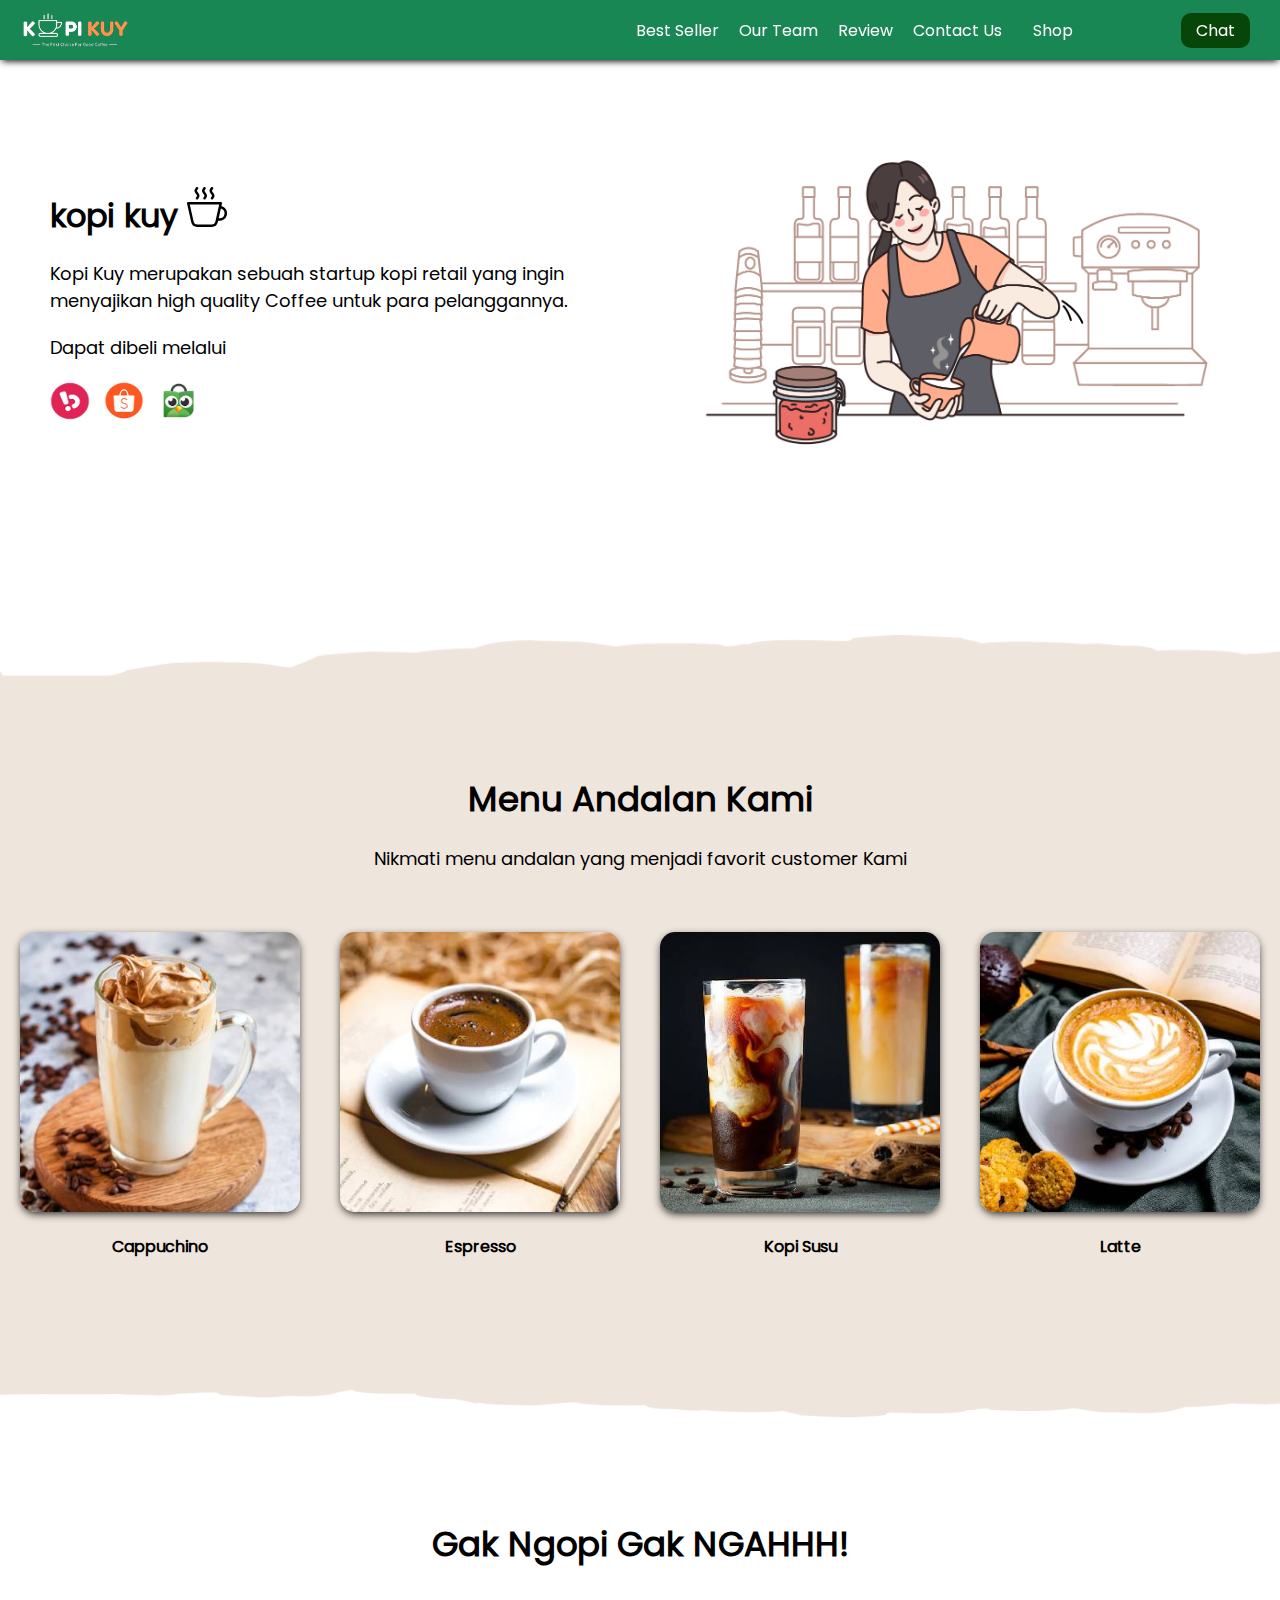
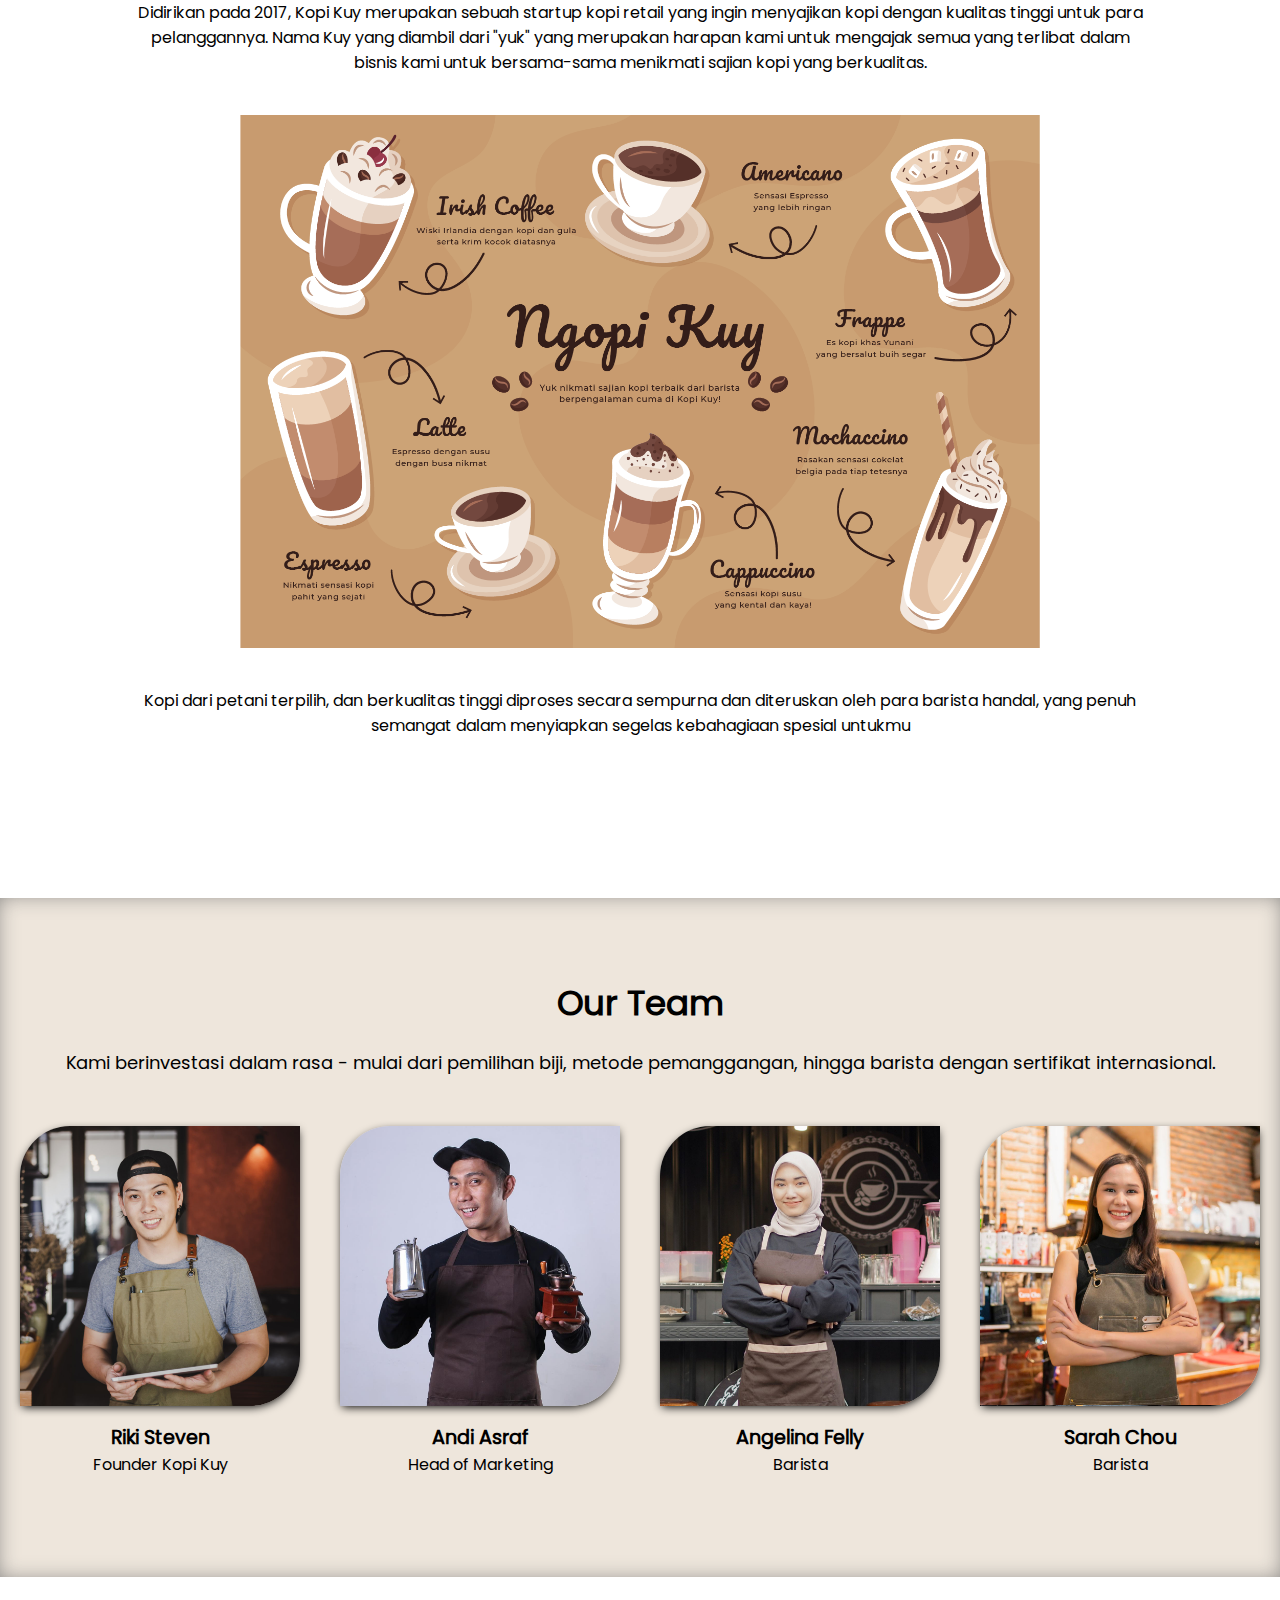
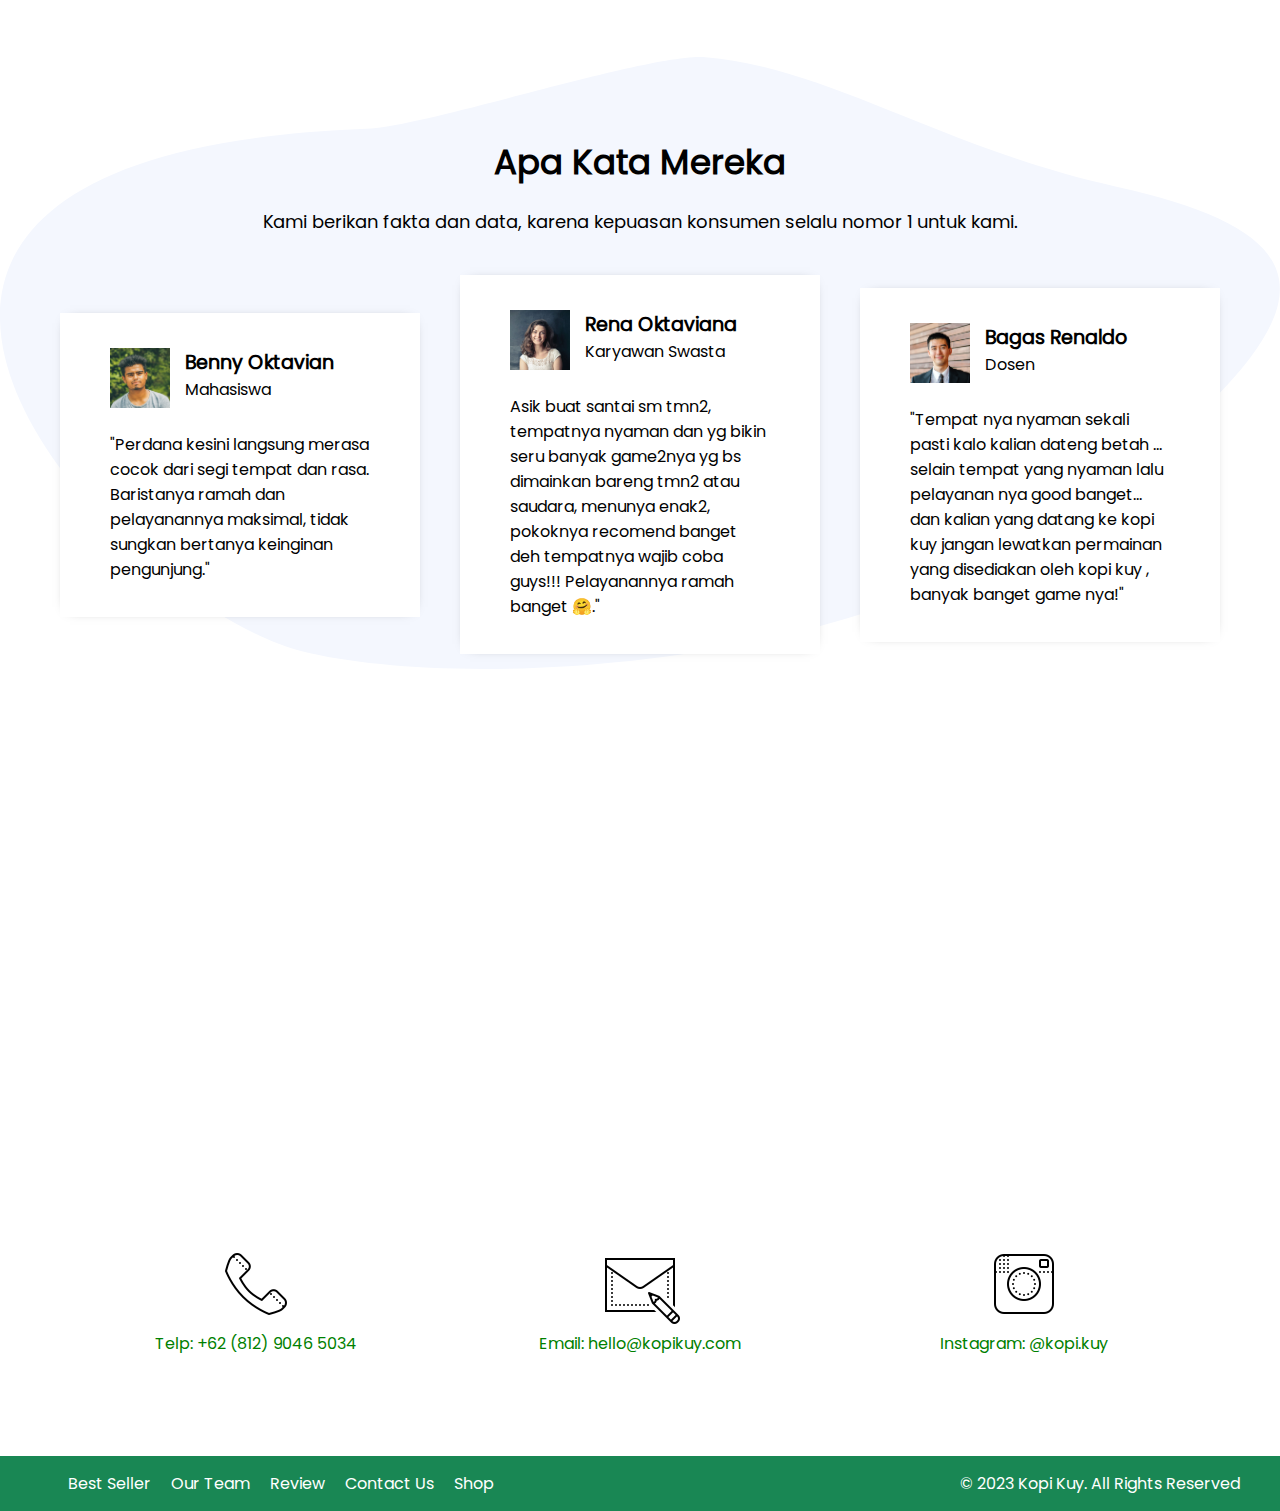
<file: index.html>
<!DOCTYPE html>
<html lang="id">

<head>
    <meta charset="UTF-8">
    <meta http-equiv="X-UA-Compatible" content="IE=edge">
    <meta name="viewport" content="width=device-width, initial-scale=1.0">
    <link rel="shortcut icon" href="images/favicon.ico" type="image/x-icon">
    <title>Website Kopi Kuy</title>
    <link rel="stylesheet" href="css/style.css">
</head>

<body>
    <nav>
        <img class="logo" src="images/logo/logo_kuy.png">
        <div class="navigasi">
            <a href="#best-seller">Best Seller</a>
            <a href="#our-team">Our Team</a>
            <a href="#review">Review</a>
            <a href="#contact-us">Contact Us</a>
        </div>
        <a class="shop" href="produk.html">Shop</a>
        <a class="chat" href="https://wa.me/628123456?text=Saya ingin bertanya" target="_blank">Chat</a>
    </nav>

    <!-- Tulis Kode HTML / <header> Setelah baris di bawah ini (baris 28) -->

 <header>
    <div class="kiri">
        <h1>
            kopi kuy <img src="images/icon/icon_kopi.svg" alt="">
        </h1>
        <p>
        Kopi Kuy merupakan sebuah startup kopi retail yang ingin menyajikan 
        high quality Coffee untuk para pelanggannya.
        </p>
        <p> Dapat dibeli melalui </p>
        <div class="olshop">
            <img src="images/logo/logo_bukalapak.png" alt="">
            <img src="images/logo/logo_shopee.png" alt="">
            <img src="images/logo/logo_tokopedia.png" alt="">
        </div>

    </div>
    <div class="kanan">
       <img src="images/header/header1.png" alt="">
    </div>

 </header>
<section class="best-seller">
    <h2>Menu Andalan Kami</h2>
    <p>Nikmati menu andalan yang menjadi favorit customer Kami</p>

    <div class="produk">
        <img src="images/produk/product_capuchino.jpg" alt="" srcset="">
        <p>Cappuchino</p> 
    </div>
    <div class="produk">
        <img src="images/produk/product_espresso.jpg" alt="" srcset="">
        <p>Espresso</p> 
    </div>
    <div class="produk">
        <img src="images/produk/product_kopi_susu.jpg" alt="" srcset="">
        <p>Kopi Susu</p> 
    </div>
    <div class="produk">
        <img src="images/produk/product_latte.jpg" alt="" srcset="">
        <p>Latte</p> 
    </div>


</section>

<section id="about-us" class="about-us">
    <h2>Gak Ngopi Gak NGAHHH!</h2>
    <p>
        Didirikan pada 2017, Kopi Kuy merupakan sebuah startup kopi retail yang ingin menyajikan kopi
        dengan kualitas tinggi
        untuk para pelanggannya. Nama Kuy yang diambil dari "yuk" yang merupakan harapan kami untuk
        mengajak semua yang terlibat dalam bisnis kami untuk bersama-sama menikmati sajian kopi yang
        berkualitas.
    </p>
    <img src="images/about-us/aset_kopi_jumbo.png">
    <p>
        Kopi dari petani terpilih, dan berkualitas tinggi diproses secara sempurna dan diteruskan
        oleh para barista handal,
        yang penuh semangat dalam menyiapkan segelas kebahagiaan spesial untukmu
    </p>
</section>

<Section class="our-team">
    <h2>Our Team</h2>
    <p> Kami berinvestasi dalam rasa - mulai dari pemilihan biji, metode pemanggangan, 
        hingga barista dengan sertifikat internasional.</p>
    <div class="team"><img src="images/team/team1.jpg" alt="">
    <h3>Riki Steven</h3>
    <p>Founder Kopi Kuy</p>
    </div>
    <div class="team"><img src="images/team/team2.jpg" alt="">
    <h3>Andi Asraf</h3>
    <p>Head of Marketing</p>
    </div>
    <div class="team"><img src="images/team/team3.jpg" alt="">
    <h3>Angelina Felly</h3>
    <p>Barista</p>
    </div>
    <div class="team"><img src="images/team/team4.jpg" alt="">
    <h3>Sarah Chou</h3>
    <p>Barista</p>
</div>

</Section>

<section class="review" id="review">
    <h2>Apa Kata Mereka</h2>
    <p>Kami berikan fakta dan data, karena kepuasan konsumen selalu nomor 1 untuk kami.
    </p>

    <div class="testimoni">
        <img src="images/customer/customer1.jpg">
        <div class="profile">
            <h3>Benny Oktavian</h3> 
            <p>Mahasiswa</p> 
    </div>
    <p> "Perdana kesini langsung merasa cocok dari segi tempat dan rasa. 
        Baristanya ramah dan pelayanannya maksimal, tidak sungkan bertanya keinginan pengunjung."</p>
    </div>
   
    <div class="testimoni">
        <img src="images/customer/customer2.jpg">
        <div class="profile">
            <h3>Rena Oktaviana</h3> 
            <p>Karyawan Swasta</p> 
    </div>
    <p> Asik buat santai sm tmn2, tempatnya nyaman dan yg bikin seru banyak game2nya 
        yg bs dimainkan bareng tmn2 atau saudara, menunya enak2, pokoknya recomend 
        banget deh tempatnya wajib coba guys!!! Pelayanannya ramah banget 🤗."</p>
    </div>

    <div class="testimoni">
        <img src="images/customer/customer3.jpg">
        <div class="profile">
            <h3>Bagas Renaldo</h3> 
            <p>Dosen</p> 
    </div>
    <p>  "Tempat nya nyaman sekali pasti kalo kalian dateng betah ... 
        selain tempat yang nyaman lalu pelayanan nya good banget... 
        dan kalian yang datang ke kopi kuy jangan lewatkan permainan yang disediakan 
        oleh kopi kuy , banyak banget game nya!"</p>
    </div>
</section>

<section class="contact-us" id="contact-us">
    <iframe src="https://www.google.com/maps/embed?pb=!1m14!1m8!1m3!1d7932.741866032694!2d106.668581!3d-6.214715!3m2!1i1024!2i768!4f13.1!3m3!1m2!1s0x2e69f9912c7f297b%3A0xe5a3a671dae861ab!2sKopi%20kuy!5e0!3m2!1sid!2sid!4v1680617229460!5m2!1sid!2sid"
    allowfullscreen="" loading="lazy" referrerpolicy="no-referrer-when-downgrade"></iframe>
    
    <div class="kontak">
        <img src="images/icon/icon_phone.png" alt="">
        <p>Telp: +62 (812) 9046 5034</p>
    </div>
    <div class="kontak">
        <img src="images/icon/icon_mail.png" alt="">
        <p>Email: hello@kopikuy.com </p>
    </div>
    <div class="kontak">
        <img src="images/icon/icon_instagram.png" alt="">
        <p>Instagram: @kopi.kuy</p>
    </div>

</section>

<footer>
    <div class="navigasi">
        <a href="#best-seller">Best Seller</a>
        <a href="#our-team">Our Team</a>
        <a href="#review">Review</a>
        <a href="#contact-us">Contact Us</a>
        <a href="produk.html">Shop</a>
    </div>
    <p>© 2023 Kopi Kuy. All Rights Reserved</p>
</footer>

    <!--
        Kode HTML tidak boleh lewat dari batas ini
        Pastikan setiap section di tutup
        misalnya kode <section class="best-seller"> harus ada
        di bawah kode </header> (perhatikan ada garis miringnya
        dan setiap section harus setelah kode </section>
        jangan menulis <section> di dalam <section>
    -->
</body>

</html>
</file>
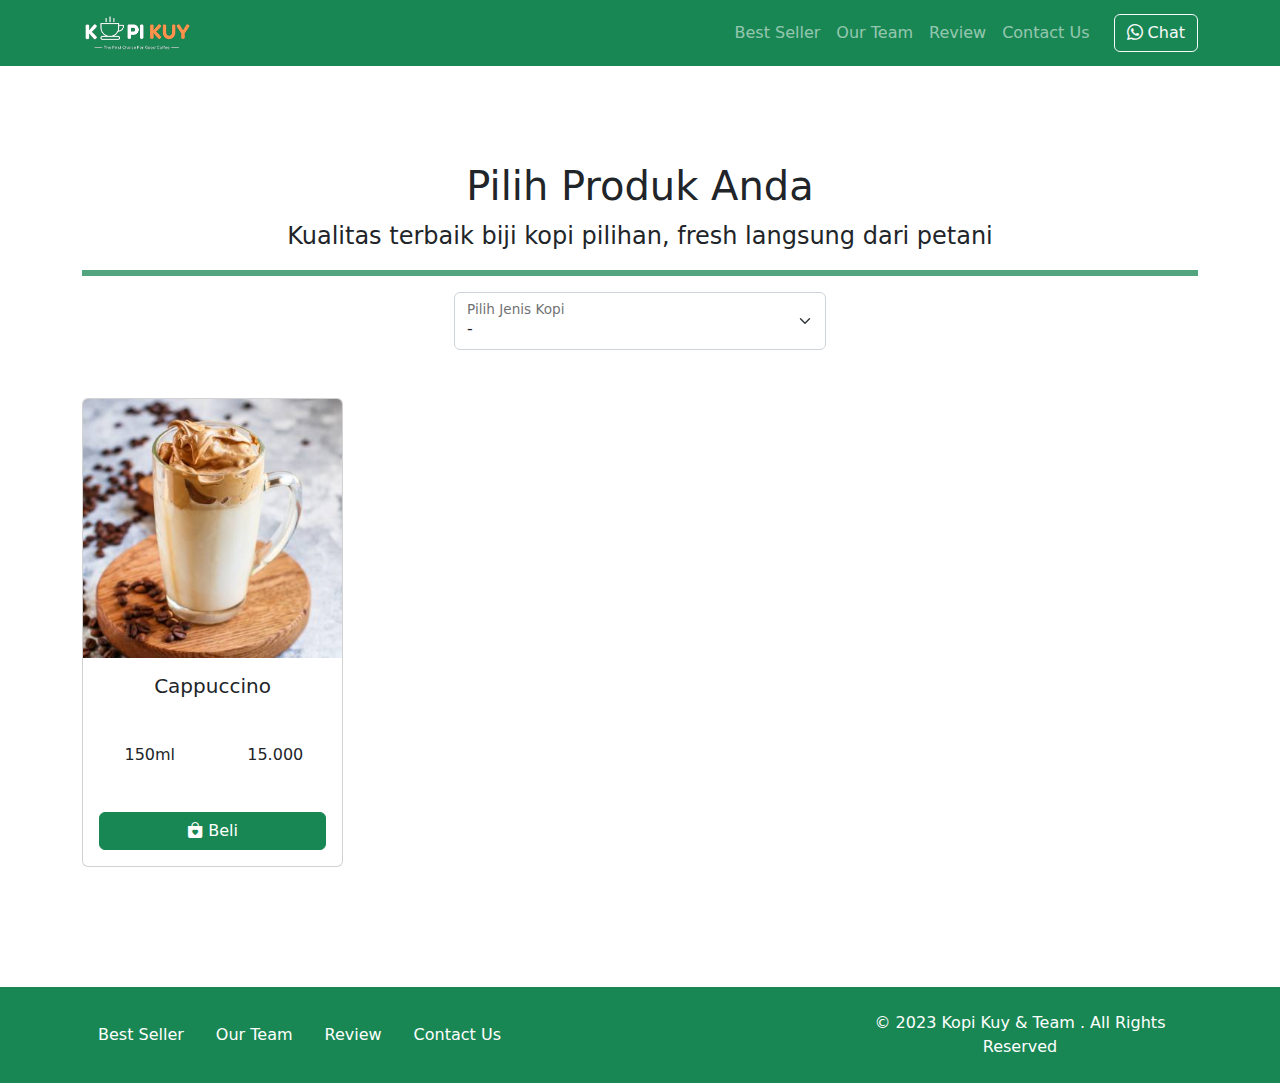
<file: produk.html>
<!DOCTYPE html>
<html lang="id">

<head>
    <meta charset="UTF-8">
    <meta http-equiv="X-UA-Compatible" content="IE=edge">
    <meta name="viewport" content="width=device-width, initial-scale=1.0">
    <link rel="shortcut icon" href="images/favicon/favicon.ico" type="image/x-icon">
    <title>Produk</title>
    <link rel="shortcut icon" href="images/favicon.ico" type="image/x-icon">
    <link rel="stylesheet" href="vendor/bootstrap/bootstrap.min.css">
    <link rel="stylesheet" href="vendor/bootstrap/bootstrap-icons.css">
    <script src="vendor/bootstrap/bootstrap.bundle.min.js"></script>
    <script src="js/jquery-3.6.3.min.js"></script>
    <style>
        /* tulis kode CSS internal di bawah sini */



        /* Batas Akhir penulisan kode CSS internal */
    </style>
</head>

<body>
    <!-- Tulis Kode Bootstrap Di Bawah Sini -->

    <nav class="navbar navbar-dark bg-success navbar-expand-lg bisadicopy">
      <div class="container">
          <a class="navbar-brand" href="index.html">
              <img src="images/logo/logo_kuy.png" height="40" alt="image">
          </a>
          <button class="navbar-toggler" type="button" data-bs-toggle="collapse" data-bs-target="#navbarNav11"
              aria-controls="navbarNav11" aria-expanded="false" aria-label="Toggle navigation">
              <span class="navbar-toggler-icon"></span>
          </button>
          <div class="collapse navbar-collapse" id="navbarNav11">
              <ul class="navbar-nav ms-auto">
                  <li class="nav-item active">
                      <a class="nav-link" href="index.html#best-seller">Best Seller</a>
                  </li>
                  <li class="nav-item">
                      <a class="nav-link" href="index.html#our-team">Our Team</a>
                  </li>
                  <li class="nav-item">
                      <a class="nav-link" href="index.html#review">Review</a>
                  </li>
                  <li class="nav-item">
                      <a class="nav-link" href="index.html#contact-us">Contact Us</a>
                  </li>
              </ul>
              <a class="btn btn-outline-light ms-md-3" href="https://wa.me/628123">
                  <i class="bi bi-whatsapp"></i> Chat
              </a>
          </div>
      </div>
</nav>
<section class="riki-block produk text-center my-5 py-5">
    <div class="container">
        <h1>Pilih Produk Anda</h1>
        <p class="fs-4">Kualitas terbaik biji kopi pilihan, fresh langsung dari petani</p>
        <hr class="border border-success border-3 opacity-75">

        <!-- Ini Untuk Select -->
        <div class="form-floating col-md-4 mx-auto">
            <select class="form-select" id="select_kopi">
                <option selected disabled>-</option>
                <option value="arabica">Arabica</option>
                <option value="robusta">Robusta</option>
                <option value="nonkopi">Non Kopi</option>
            </select>
            <label for="select_kopi">Pilih Jenis Kopi</label>
        </div>
        <div id="baris_produk" class="row row-cols-1 row-cols-sm-2 row-cols-md-3 row-cols-lg-4 text-center mt-5">

            <div class="col mb-4">
                <div class="card">
                    <img src="images/produk/product_capuchino.jpg" class="card-img-top" alt="...">
                    <div class="card-body">
                        <h5 class="card-title">Cappuccino</h5>
                        <div class="row hargasize my-4">
                            <div class="col">
                                150ml
                            </div>
                            <div class="col">
                                15.000
                            </div>
                        </div>
                        <a href="#" class="btn btn-success w-100">
                            <i class="bi bi-bag-heart-fill"></i> Beli
                        </a>
                    </div>
                </div>
            </div>

        </div>
    </div>
</section>

<footer class="riki-block footer-small py-4 bg-success">
    <div class="container">
        <div class="row align-items-center">
            <div class="col-12 col-md-8">
                <ul class="nav justify-content-center justify-content-md-start">
                    <li class="nav-item active">
                        <a class="nav-link" href="index.html#best-seller">Best Seller</a>
                    </li>
                    <li class="nav-item">
                        <a class="nav-link" href="index.html#our-team">Our Team</a>
                    </li>
                    <li class="nav-item">
                        <a class="nav-link" href="index.html#review">Review</a>
                    </li>
                    <li class="nav-item">
                        <a class="nav-link" href="index.html#contact-us">Contact Us</a>
                    </li>
                </ul>
            </div>

            <div class="col-12 col-md-4 mt-4 mt-md-0 text-center text-md-right">
                © 2023 Kopi Kuy &amp; Team . All Rights Reserved
            </div>
        </div>
    </div>
</footer>

    <!-- Batas Akhir penulisan kode Bootstrap -->
    <script>
        /* Tulis Javascript Di bawah Sini */

        var sumber = "https://rikikurnia.com/prakerja/api/kopi"
        var sumber2 = "data.json"

        select_kopi.onchange = function () {
            var dipilih = select_kopi.value
            console.log(dipilih)
            ambilData(dipilih)
        }

        function ambilData(dipilih) {
            $.getJSON(sumber).then(function (data) {
                var data_kopi = data[dipilih]
                console.log(data_kopi)
                baris_produk.innerHTML = ""

                data_kopi.forEach(item => {
                    var template = `<div class="col mb-4">
                    <div class="card">
                            <img src="${item.foto}" class="card-img-top" alt="...">
                            <div class="card-body">
                                <h5 class="card-title">${item.nama}</h5>
                                <div class="row hargasize my-4">
                                    <div class="col">
                                        ${item.size}
                                    </div>
                                    <div class="col fw-bold text-primary">
                                        ${item.harga}
                                    </div>
                                </div>
                                <a href="${item.link}" class="btn btn-primary w-100"><i class="bi bi-cart4"></i> Beli</a>
                            </div>
                        </div>
                    </div>`
                    baris_produk.innerHTML += template
                })
            })
        }

        /* Batas Akhir penulisan kode Javascript */
    </script>
</body>

</html>
</file>
<file: css/style.css>
/* Kode * di bawah ini untuk mereset tampilan setiap web browser supaya seragam */

* {
   box-sizing: border-box;
   margin: 0;
   padding: 0;
}

html {
   /* scroll-behavior: smooth agar scroll ketika klik pada navigasi menjadi halus */
   scroll-behavior: smooth;
}

/* 
Kode di bawah ini untuk mengatur nav sampai footer agar memiliki tampilan flexibel
selengkapnya akan di bahas di hari ke 3
*/

nav,
header,
section,
footer {
   /* 
      display: flex memiliki pengaturan yang dapat mengatur agar elemen
      di dalamnya memiliki ukuran yang fleksibel
      digunakan saat ada elemen yang isinya lebih dari satu kolom
   */
   display: flex;
   /* 
      align-items: center mengatur elemen di dalamnya rata tengah vertikal
   */
   align-items: center;

   /* 
      justify-content: center mengatur elemen di dalamnya rata tengah horizontal
   */
   justify-content: center;

   /* 
      flex-wrap: wrap mengatur agar jika lebar elemen berlebih, maka elemen
      akan otomatis diletakan di baris baru (tidak dipaksakan di satu baris)
   */
   flex-wrap: wrap;
}



/* 
Kode @font-face untuk menginstall font ke dalam Website 
src adalah untuk lokasi fontnya, font dapat di cari di website https://fonts.google.com/
dengan memberi nama family, maka kita mendaftarkan font tersebut ke dalam website
*/

@font-face {
   src: url(../fonts/poppins.woff2);
   font-family: 'Poppins';
}

body {
   /* 
   mendaftarkan semua teks pada body menjadi family Poppins 
   kenapa pada body? karena elemen body membungkus semua elemen dari nav section sampai footer
   */
   font-family: 'Poppins';
}

/*
Misalnya ada font dari google yang bernama Irish Grover yang berada di:
https://fonts.gstatic.com/s/irishgrover/v23/buExpoi6YtLz2QW7LA4flVgv__RP.woff2

maka bisa coba copy kode berikut untuk menginstall font tadi:

@font-face {
  font-family: 'Irish Grover';
  font-style: normal;
  font-weight: 400;
  src: url(https://fonts.gstatic.com/s/irishgrover/v23/buExpoi6YtLz2QW7LA4flVgv__RP.woff2) format('woff2');
}

Jika kode di atas sudah di copy
Nanti pada element yang ingin menggunakan font Irish Grover Tadi, tinggal diganti font-familynya
misal mau mengganti h1 dan h2 maka kodenya sebagai berikut:

h1,h2 {
   font-family: 'Irish Grover';
}

*/


a {
   /* menghilangkan garis bawah pada link */
   text-decoration: none;

   /* 
   color: adalah untuk mengganti warna tulisan.
   color:unset digunakan pada a untuk menghilangkan warna bawaan pada link (biasanya warna biru) 
   */
   color: unset;
}

h2 {
   /* mengatur ukuran huruf ke 34 pixel */
   font-size: 34px;
}

h3 {
   /* mengatur ukuran huruf ke 1.2rem */
   font-size: 1.2rem;
}

h1,
h2,
h3 {
   /* mengatur tebal huruf bisa bold, normal*/
   font-weight: bold;
}

img {
   /* 
      kode max-width artinya lebar maksimal
      mengatur agar semua elemen img memiliki lebar maksimal 100% agar
      besar gambar tidak melebihi layar ataupun elemen pembungkus
   */
   max-width: 100%;
}

/* Navigasi */

nav {
   /* 
   background-color mengatur warna latar belakang 
   untuk pengguna hp, pergantian warna tidak bisa seperti vs code
   hanya dapat menggunakan warna bahasa inggris seperti: red, green, brown, purple dsb
   untuk pengguna vscode silahkan arahkan mouse ke kotak warna di bawah
   untuk mengganti warna sesuai keinginan
   */
   background-color: #198754;

   /* box-shadow membuat efek bayangan */
   box-shadow: 0 3px 7px -2px #000;

   /* width mengatur lebar elemen. 100% agar lebarnya full dari kiri sampai kanan layar */
   width: 100%;

   /* 
   padding digunakan untuk memberi jarak ke dalam. 
   efeknya bila digunakan pada elemen yang memiliki warna latar akan membuat elemen tersebut 'gemuk'
   padding-top artinya jarak ke atas, nilai padding dapat berupa
   padding-top, padding-bottom, padding-left, padding-right
   */
   padding-top: 10px;
   padding-bottom: 10px;

   /* 
   position mengatur posisi elemen, position:fixed supaya elemen nav akan ikut menempel di atas layar
   saat kita scroll ke bawah. Jika ingin navigasi gak nempel, bisa menggunakan position:static;
   */
   position: fixed;

   /* Nilai z-index semakin besar, maka elemen akan semakin di depan */
   z-index: 500;
}

img.logo {
   /* height mengatur tinggi elemen */
   height: 40px;
   /* penjelasan margin mirip dengan padding, fungsinya untuk memberi jarak pada elemen */
   margin-left: 20px;
}

div.navigasi {
   margin-left: auto;
   margin-right: 15px;
}

nav a {
   color: #fff;
   padding-left: 8px;
   padding-right: 8px;
}

a.shop {
   margin-right: 100px;
}

a.chat {
   margin-right: 30px;
   background-color: rgb(8, 69, 8);
   color: #fff;
   padding-top: 5px;
   padding-right: 15px;
   padding-bottom: 5px;
   padding-left: 15px;
   border-radius: 10px;
}


/* 
   PERHATIKAN bahwa dalam mengatur elemen, nama elemen langsung ditulis
   sedangkan untuk mengatur class, dibutuhkan tanda titik (.) terlebih dulu
   img {} berarti seluruh elemen dengan tag img (<img src="....">), 
   sedangkan .img artinya hanya elemen dengan class img (<img class="img" src="...">) 
*/


/* HEADER */


header,
section {
   /*
    padding mengatur jarak ke dalam
    pada padding dan margin ditambahkan top / right / bottom / top 
    untuk mengatur jarak masing-masing 
   */
   padding-top: 80px;
   padding-bottom: 80px;

   /* margin mengatur jarak ke luar */
   margin-bottom: 80px;
}

/* penulisan CSS dapat digabung dengan beberapa elemen */
header div.kiri,
header div.kanan {
   /* width mengatur lebar elemen. 50% artinya setengah ukuran elemen pembungkus */
   width: 50%;
   padding: 50px;
}

header h1 {
   margin-bottom: 20px;
}

header p {
   /* font-size digunakan untuk mengatur ukuran huruf */
   font-size: 18px;
   margin-bottom: 20px;
}

div.olshop img {
   width: 40px;
   /* aspect-ratio:1 agar tinggi menyesuaikan width */
   aspect-ratio: 1;
   margin-right: 10px;
}

/* Best Seller */

section.best-seller {
   position: relative;

   /* background-color mengatur warna latar belakang elemen */
   background-color: #EEE6DC;

   /* text-align mengatur rata tulisan, bisa bernilai: left, right, center, justify */
   text-align: center;
}

/* 
terkait position, after, dan before memerlukan pemahaman mendalam
terkait layout pada CSS untuk dapat memahami secara penuh 
*/

section.best-seller::before,
section.best-seller::after {
   position: absolute;
   content: "";
   width: 100%;
   height: 76px;

   /* background-image untuk menambahkan gambar sebagai background */
   background-image: url(../images/background/garis-atas.png);

   /*background-size agar gambar latar menyesuaikan tinggi / lebar elemen */
   background-size: cover;

   top: -60px;
   left: 0;
}

section.best-seller::after {
   height: 60px;
   background-image: url(../images/background/garis-bawah.png);
   top: unset;
   bottom: -60px;
}

section.best-seller h2 {
   margin-bottom: 20px;
   width: 100%;
}

/* 
Penulisan section.best-seller > p berarti mengatur elemen p yang langsung
di bungkus oleh elemen <section class="best-seller">
aturan ini tidak berlaku untuk elemen <p> yang ada di dalam <div class="produk">
*/

section.best-seller>p {
   font-size: 18px;
   margin-bottom: 40px;
   width: 100%;
}

div.produk {
   /* 
      Penulisan padding dan margin seperti padding:20px ini penulisan singkat 
      yang berarti top, right, bottom, left nilainya sama, yaitu 20px 
   */
   padding: 20px;
   width: 25%;
}

div.produk img {
   /* transition membuat animasi transisi dari perubahan style, 0.3s berarti 0.3 detik */
   transition: all 0.3s ease;

   /* border-radius  Membuat sudut membulat */
   border-radius: 15px;

   /* box-shadow membuat efek bayangan */
   box-shadow: 0 3px 10px -2px #000;
}

/*

kode div.produk img:hover akan dijalankan saat mouse ada di atas elemen <img> yang ada
di dalam <div class="produk"> 
karena ada efek transition pada div.produk img 
maka akan menghasilkan efek animasi yang smooth

*/
div.produk img:hover {

   /* membuat transformasi, bisa berupa scale(1.05), rotate(180deg), translateY(-50px), dsb */
   transform: scale(0.9);
   border-radius: 50%;
}

div.produk p {
   margin-top: 15px;
   font-weight: bold;
}



/* About US */

section.about-us {
   /* max-width: 80%; mengatur lebar maksimal elemen tidak boleh melebihi 80% layar */
   max-width: 80%;

   /* margin-left dan margin-right auto akan membuat posisi elemen berada di tengah */
   margin-left: auto;
   margin-right: auto;
   text-align: center;
}

section.about-us h2 {
   margin-bottom: 30px;
   width: 100%;
}

section.about-us img {
   /* 
      Penulisan width: 800px dan max-width: 100% mengatur agar
      elemen memiliki lebar 800px namun tidak boleh melebihi 100% ukuran layar
   */
   width: 800px;
   max-width: 100%;
   margin: auto;
}

/*
section.about-us p:nth-child(2) berarti mengatur elemen ke 2 dengan jenis <p>
yang ada di dalam <section class="about-us">
*/

section.about-us p:nth-child(2) {
   margin-bottom: 40px;
}

section.about-us p:nth-child(4) {
   margin-top: 40px;
}


/* OUR TEAM */

section.our-team {
   background-color: #EEE6DC;
   box-shadow: inset 0px 0px 23px -6px #707070;
   text-align: center;
}

section.our-team h2 {
   margin-bottom: 20px;
   width: 100%;
}

section.our-team>p {
   margin-bottom: 30px;
   font-size: 18px;
   width: 800px;
   max-width: 90%;
   margin-left: auto;
   margin-right: auto;
   width: 100%;
}

div.team {
   width: 25%;
   padding: 20px;
}

div.team img {
   width: 100%;
   aspect-ratio: 1/1;
   object-fit: cover;
   box-shadow: 0 3px 10px -2px #000;
   border-radius: 50px 0px 50px 0px;
   margin-bottom: 10px;
}


/* REVIEW */

section.review {
   background-image: url(../images/background/bg-review.svg);
   /* 
      background-size: contain;
      membuat gambar latar belakang tidak terpotong
   */
   background-size: contain;

   /* 
      background-repeat: no-repeat;
      membuat gambar latar belakang tidak diulang (duplikat)
   */
   background-repeat: no-repeat;
   padding-left: 40px;
   padding-right: 40px;
   justify-content: space-around;
   /* align-items: stretch; membuat tinggi elemen di dalam .review .baris seragam */
   text-align: center;
}

section.review h2 {
   margin-bottom: 20px;
   width: 100%;
}

section.review>p {
   margin-bottom: 40px;
   font-size: 18px;
   width: 100%;
}

div.testimoni {
   width: 30%;
   display: flex;
   flex-wrap: wrap;
   padding: 35px 50px;
   box-shadow: 0px 0px 12px -10px #000;
   background-color: #fff;
}

div.testimoni img {
   width: 60px;
   height: 60px;
   margin-right: 15px;
   object-fit: cover;
}

div.profile {
   text-align: left;
   display: block;
   margin-bottom: 30px;
   width: calc(100% - 75px);
}

div.profile p {
   width: 100%;
   text-align: left;
}

div.testimoni>p {
   width: 100%;
   text-align: left;
}


/* CONTACT US */
section.contact-us {
   margin-bottom: 20px;
}

section.contact-us iframe {
   width: 100%;
   height: 300px;
   border: 0;
}

div.kontak {
   width: 30%;
   /* color mengatur warna tulisan */
   color: green;
   text-align: center;
   margin-top: 50px;
}


/* FOOTER */

footer {
   background-color: #198754;
   padding-top: 15px;
   padding-bottom: 15px;
   color: #fff;
   padding-right: 40px;
   padding-left: 40px;
}

footer div.navigasi {
   margin-left: 20px;
   margin-right: auto;
}

footer div.navigasi a {
   padding: 8px;
}

/* UNTUK kode RESPONSIF hari ke 3 tulis DI BAWAH sini */

@media (max-width:600px) {
   .navigasi {
      display: none;
   }

   a.shop {
      margin-right: 15px;
      margin-left: auto;
   }

   header div.kiri,
   header div.kanan {
      width: 100%;
      text-align: center;
      padding: 20px;
   }

   div.produk,
   div.team,
   div.kontak {
      width: 50%;
   }

   div.testimoni {
      width: 100%;
      margin-bottom:30px;
   }

}

/* Kode CSS Selesai di sini */
</file>
